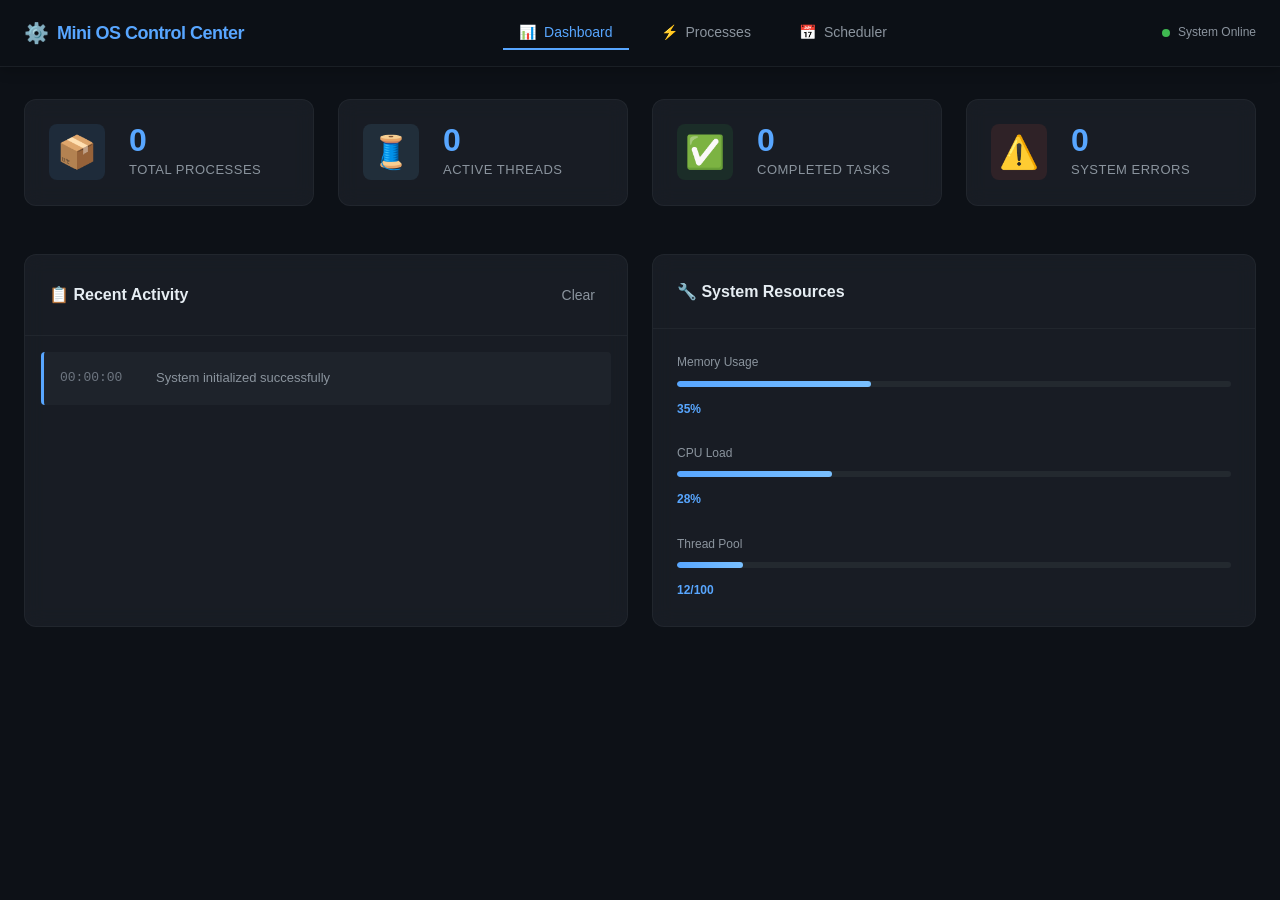
<file: MiniOS/ui/index.html>
<!DOCTYPE html>
<html lang="en">
<head>
    <meta charset="UTF-8">
    <meta name="viewport" content="width=device-width, initial-scale=1.0">
    <title>Mini OS Control Center - Process & Thread Management System</title>
    <link rel="stylesheet" href="css/styles.css">
</head>
<body>
    <!-- Header Navigation -->
    <header class="header">
        <div class="header-container">
            <div class="logo">
                <span class="logo-icon">⚙️</span>
                <h1>Mini OS Control Center</h1>
            </div>
            <nav class="nav-tabs">
                <button class="nav-tab active" data-tab="dashboard">
                    <span class="icon">📊</span> Dashboard
                </button>
                <button class="nav-tab" data-tab="processes">
                    <span class="icon">⚡</span> Processes
                </button>
                <button class="nav-tab" data-tab="scheduler">
                    <span class="icon">📅</span> Scheduler
                </button>
            </nav>
            <div class="server-status">
                <span class="status-dot"></span>
                <span class="status-text">System Online</span>
            </div>
        </div>
    </header>

    <main class="container">
        <!-- ===== DASHBOARD TAB ===== -->
        <section id="dashboard" class="tab-content active">
            <!-- Statistics Cards -->
            <div class="stats-grid">
                <div class="stat-card">
                    <div class="stat-icon processes">📦</div>
                    <div class="stat-content">
                        <div class="stat-value" id="stat-processes">0</div>
                        <div class="stat-label">Total Processes</div>
                    </div>
                </div>

                <div class="stat-card">
                    <div class="stat-icon threads">🧵</div>
                    <div class="stat-content">
                        <div class="stat-value" id="stat-threads">0</div>
                        <div class="stat-label">Active Threads</div>
                    </div>
                </div>

                <div class="stat-card">
                    <div class="stat-icon completed">✅</div>
                    <div class="stat-content">
                        <div class="stat-value" id="stat-completed">0</div>
                        <div class="stat-label">Completed Tasks</div>
                    </div>
                </div>

                <div class="stat-card">
                    <div class="stat-icon errors">⚠️</div>
                    <div class="stat-content">
                        <div class="stat-value" id="stat-errors">0</div>
                        <div class="stat-label">System Errors</div>
                    </div>
                </div>
            </div>

            <!-- Activity Feed & System Info Grid -->
            <div class="dashboard-grid">
                <!-- Recent Activity -->
                <div class="panel">
                    <div class="panel-header">
                        <h2>📋 Recent Activity</h2>
                        <button class="btn-icon" id="clear-log">Clear</button>
                    </div>
                    <div class="activity-feed" id="activity-feed">
                        <div class="activity-item info">
                            <span class="time">00:00:00</span>
                            <span class="message">System initialized successfully</span>
                        </div>
                    </div>
                </div>

                <!-- System Resources -->
                <div class="panel">
                    <div class="panel-header">
                        <h2>🔧 System Resources</h2>
                    </div>
                    <div class="resource-info">
                        <div class="resource-item">
                            <label>Memory Usage</label>
                            <div class="progress-bar">
                                <div class="progress-fill" style="width: 35%"></div>
                            </div>
                            <span class="resource-value">35%</span>
                        </div>
                        <div class="resource-item">
                            <label>CPU Load</label>
                            <div class="progress-bar">
                                <div class="progress-fill" style="width: 28%"></div>
                            </div>
                            <span class="resource-value">28%</span>
                        </div>
                        <div class="resource-item">
                            <label>Thread Pool</label>
                            <div class="progress-bar">
                                <div class="progress-fill" style="width: 12%"></div>
                            </div>
                            <span class="resource-value">12/100</span>
                        </div>
                    </div>
                </div>
            </div>
        </section>

        <!-- ===== PROCESSES TAB ===== -->
        <section id="processes" class="tab-content">
            <div class="section-header">
                <h2>Process Management</h2>
                <button class="btn btn-primary" id="create-process-btn">
                    <span class="icon">➕</span> Create New Process
                </button>
            </div>

            <!-- Process List -->
            <div class="processes-container" id="processes-container">
                <div class="empty-state">
                    <div class="empty-icon">📭</div>
                    <p>No processes created yet</p>
                    <small>Click "Create New Process" to get started</small>
                </div>
            </div>
        </section>

        <!-- ===== SCHEDULER TAB ===== -->
        <section id="scheduler" class="tab-content">
            <div class="section-header">
                <h2>Scheduler & Timeline</h2>
                <div class="header-actions">
                    <button class="btn btn-primary" id="run-scheduler-btn">Run Scheduler</button>
                </div>
            </div>

            <!-- Scheduler Stats -->
            <div class="scheduler-stats">
                <div class="scheduler-stat">
                    <span class="label">Queued</span>
                    <span class="value" id="scheduler-queued">0</span>
                </div>
                <div class="scheduler-stat">
                    <span class="label">Running</span>
                    <span class="value" id="scheduler-running">0</span>
                </div>
                <div class="scheduler-stat">
                    <span class="label">Completed</span>
                    <span class="value" id="scheduler-completed">0</span>
                </div>
            </div>

            <!-- Timeline -->
            <div class="panel">
                <div class="panel-header">
                    <h2>Execution Timeline</h2>
                </div>
                <div class="timeline" id="timeline">
                    <div class="empty-state">
                        <p>No execution history yet</p>
                    </div>
                </div>
                <div class="panel-header">
                    <h2>Gantt Chart</h2>
                </div>
                <div class="gantt-panel">
                    <div id="gantt-chart" class="gantt-chart">
                        <div class="gantt-empty">No execution data</div>
                    </div>
                </div>
            </div>
        </section>
    </main>

    <!-- ===== MODALS ===== -->

    <!-- Create Process Modal -->
    <div class="modal" id="create-process-modal">
        <div class="modal-content">
            <div class="modal-header">
                <h2>Create New Process</h2>
                <button class="modal-close" data-modal="create-process-modal">&times;</button>
            </div>
            <form id="create-process-form" class="modal-form">
                <div class="form-group">
                    <label for="process-name">Process Name</label>
                    <input
                        type="text"
                        id="process-name"
                        placeholder="e.g., Background Tasks, Data Processing..."
                        required
                    >
                </div>
                <div class="form-group">
                    <label for="process-priority">Priority</label>
                    <select id="process-priority">
                        <option value="MEDIUM">Medium (Default)</option>
                        <option value="HIGH">High</option>
                        <option value="LOW">Low</option>
                    </select>
                </div>
                <div class="form-actions">
                    <button type="button" class="btn btn-secondary" data-modal="create-process-modal">
                        Cancel
                    </button>
                    <button type="submit" class="btn btn-primary">
                        <span class="icon">✓</span> Create Process
                    </button>
                </div>
            </form>
        </div>
    </div>

    <!-- Add Thread Modal -->
    <div class="modal" id="add-thread-modal">
        <div class="modal-content">
            <div class="modal-header">
                <h2>Add Thread to Process</h2>
                <button class="modal-close" data-modal="add-thread-modal">&times;</button>
            </div>
            <form id="add-thread-form" class="modal-form">
                <input type="hidden" id="thread-process-id">

                <div class="form-group">
                    <label for="task-type">Task Type</label>
                    <select id="task-type" required>
                        <option value="">Select a task type...</option>
                        <option value="print">Print Task (Print messages)</option>
                        <option value="calculation">Calculation Task (Math operations)</option>
                    </select>
                </div>

                <!-- Print Task Fields -->
                <div id="print-fields" class="task-fields hidden">
                    <div class="form-group">
                        <label for="print-message">Message</label>
                        <input
                            type="text"
                            id="print-message"
                            placeholder="Enter message to print..."
                        >
                    </div>
                    <div class="form-group">
                        <label for="print-iterations">Iterations</label>
                        <input
                            type="number"
                            id="print-iterations"
                            min="1"
                            max="10"
                            value="1"
                        >
                    </div>
                </div>

                <!-- Calculation Task Fields -->
                <div id="calc-fields" class="task-fields hidden">
                    <div class="form-row">
                        <div class="form-group">
                            <label for="calc-num1">Number 1</label>
                            <input
                                type="number"
                                id="calc-num1"
                                placeholder="e.g., 100"
                            >
                        </div>
                        <div class="form-group">
                            <label for="calc-operator">Operator</label>
                            <select id="calc-operator">
                                <option value="+">+ (Addition)</option>
                                <option value="-">- (Subtraction)</option>
                                <option value="*">* (Multiplication)</option>
                                <option value="/">/ (Division)</option>
                            </select>
                        </div>
                        <div class="form-group">
                            <label for="calc-num2">Number 2</label>
                            <input
                                type="number"
                                id="calc-num2"
                                placeholder="e.g., 50"
                            >
                        </div>
                    </div>
                </div>

                <div class="form-group">
                    <label for="thread-priority">Thread Priority</label>
                    <select id="thread-priority">
                        <option value="MEDIUM">Medium (Default)</option>
                        <option value="HIGH">High</option>
                        <option value="LOW">Low</option>
                    </select>
                </div>

                <div class="form-actions">
                    <button type="button" class="btn btn-secondary" data-modal="add-thread-modal">
                        Cancel
                    </button>
                    <button type="submit" class="btn btn-primary">
                        <span class="icon">✓</span> Add Thread
                    </button>
                </div>
            </form>
        </div>
    </div>

    <!-- Execution Output Modal -->
    <div class="modal" id="execution-modal">
        <div class="modal-content execution-modal">
            <div class="modal-header">
                <h2>Process Execution</h2>
                <button class="modal-close" data-modal="execution-modal">&times;</button>
            </div>
            <div class="execution-output" id="execution-output">
                <div class="output-placeholder">Ready to execute...</div>
            </div>
            <div class="modal-footer">
                <button class="btn btn-secondary" data-modal="execution-modal">Close</button>
            </div>
        </div>
    </div>

    <!-- Toast Notification Container -->
    <div class="toast-container" id="toast-container"></div>

    <!-- Script -->
    <script src="js/app.js"></script>
</body>
</html>
</file>
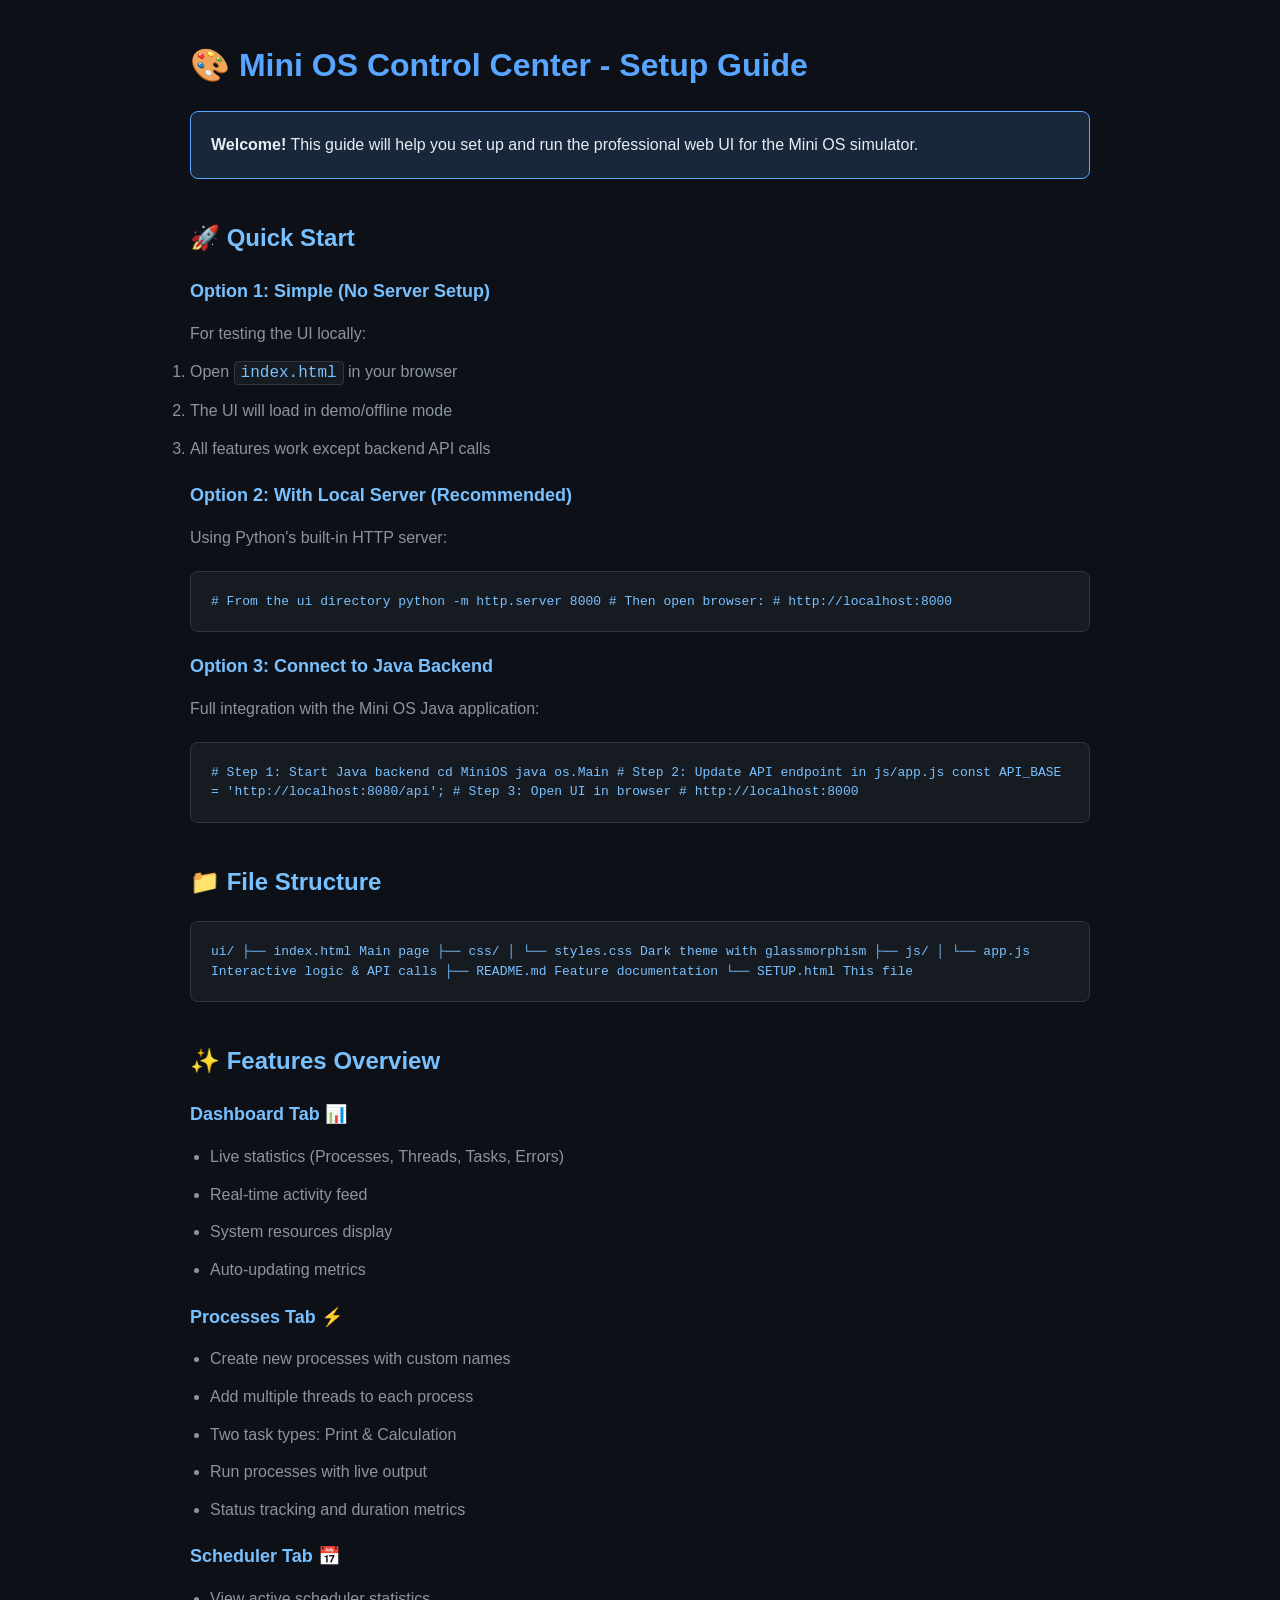
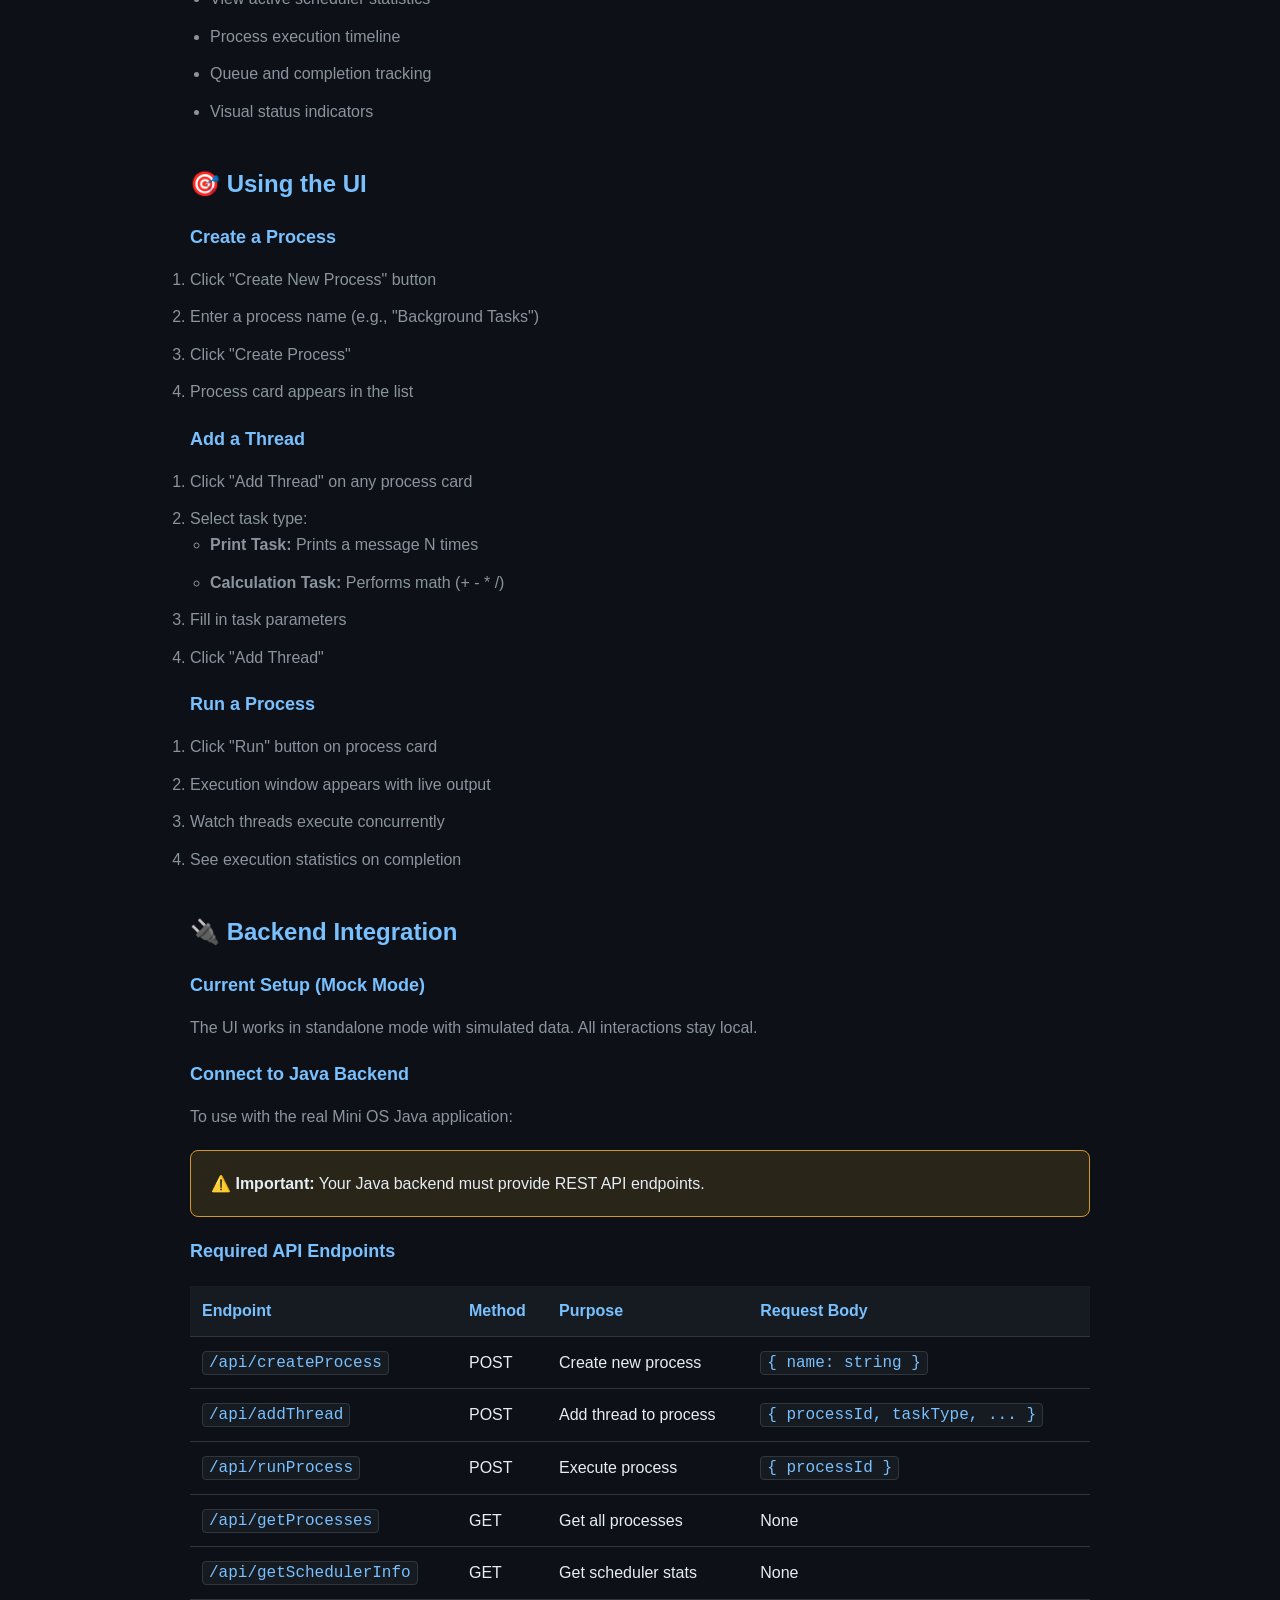
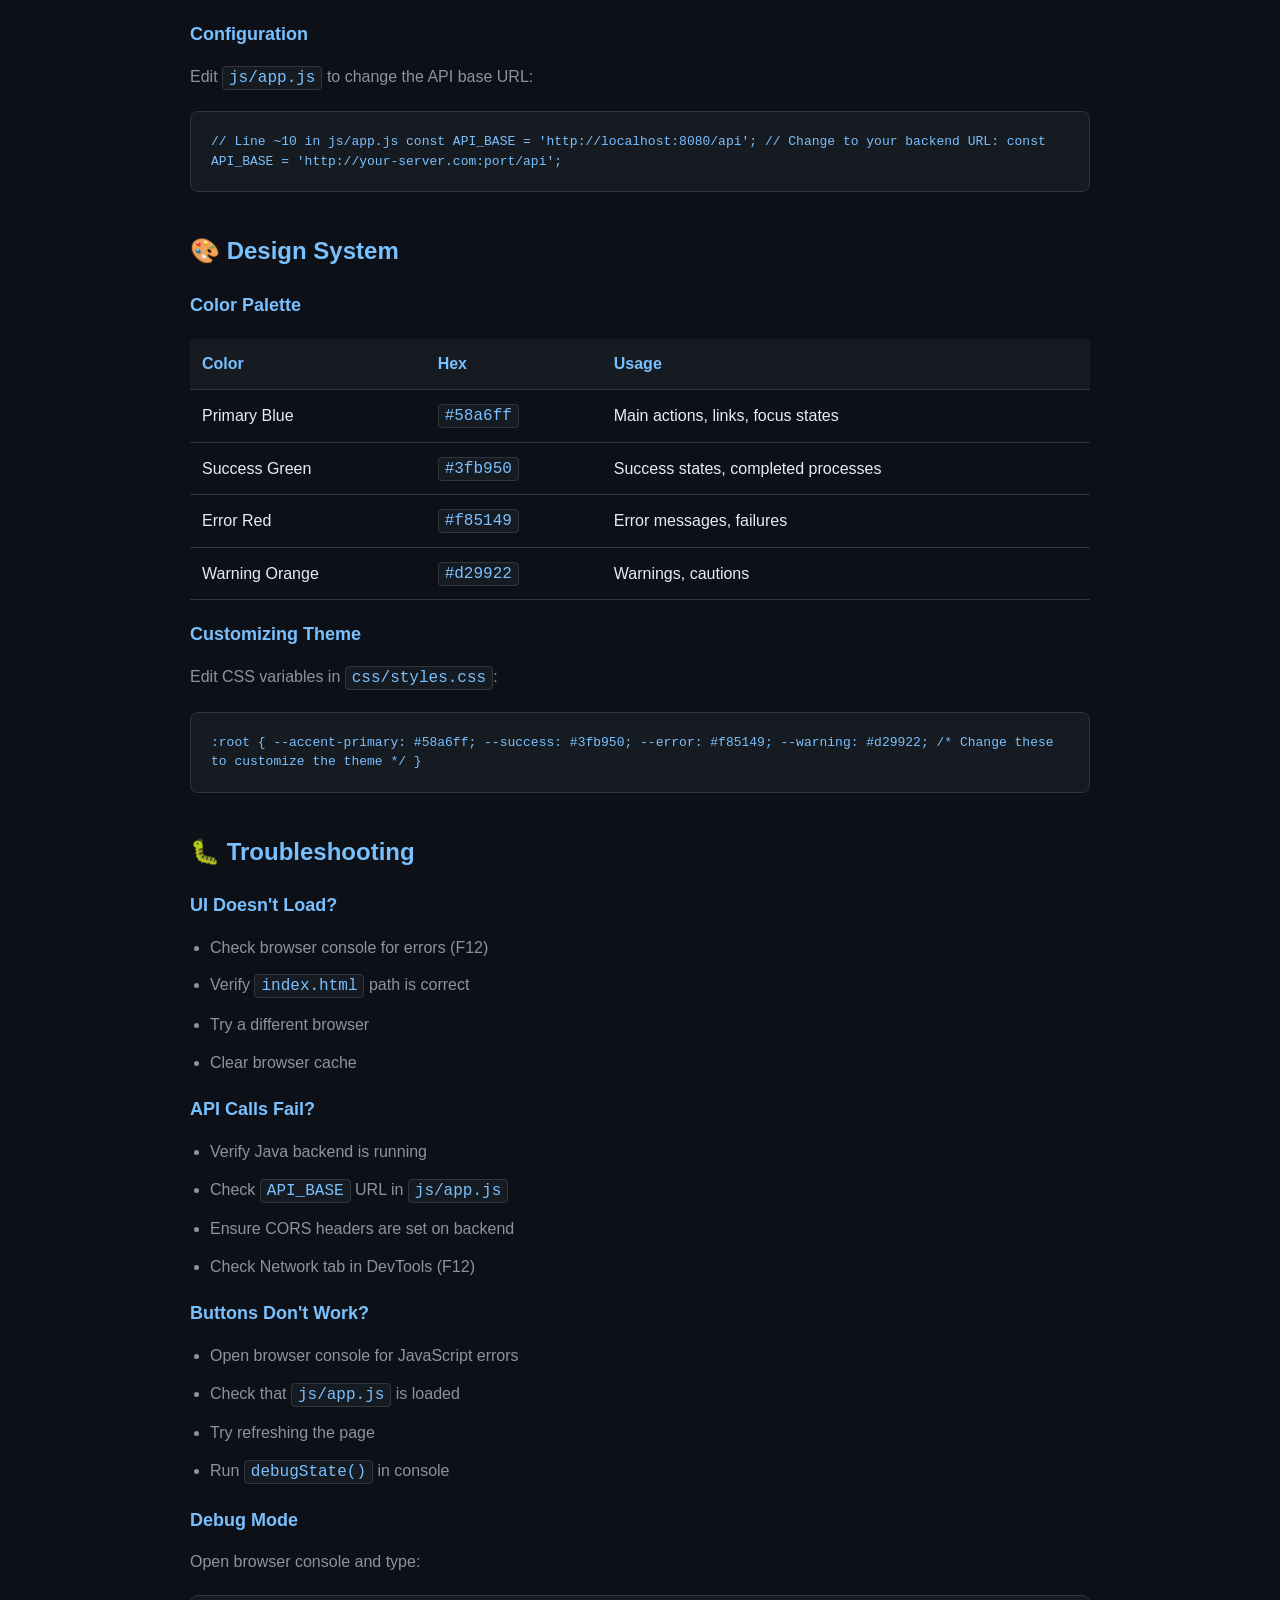
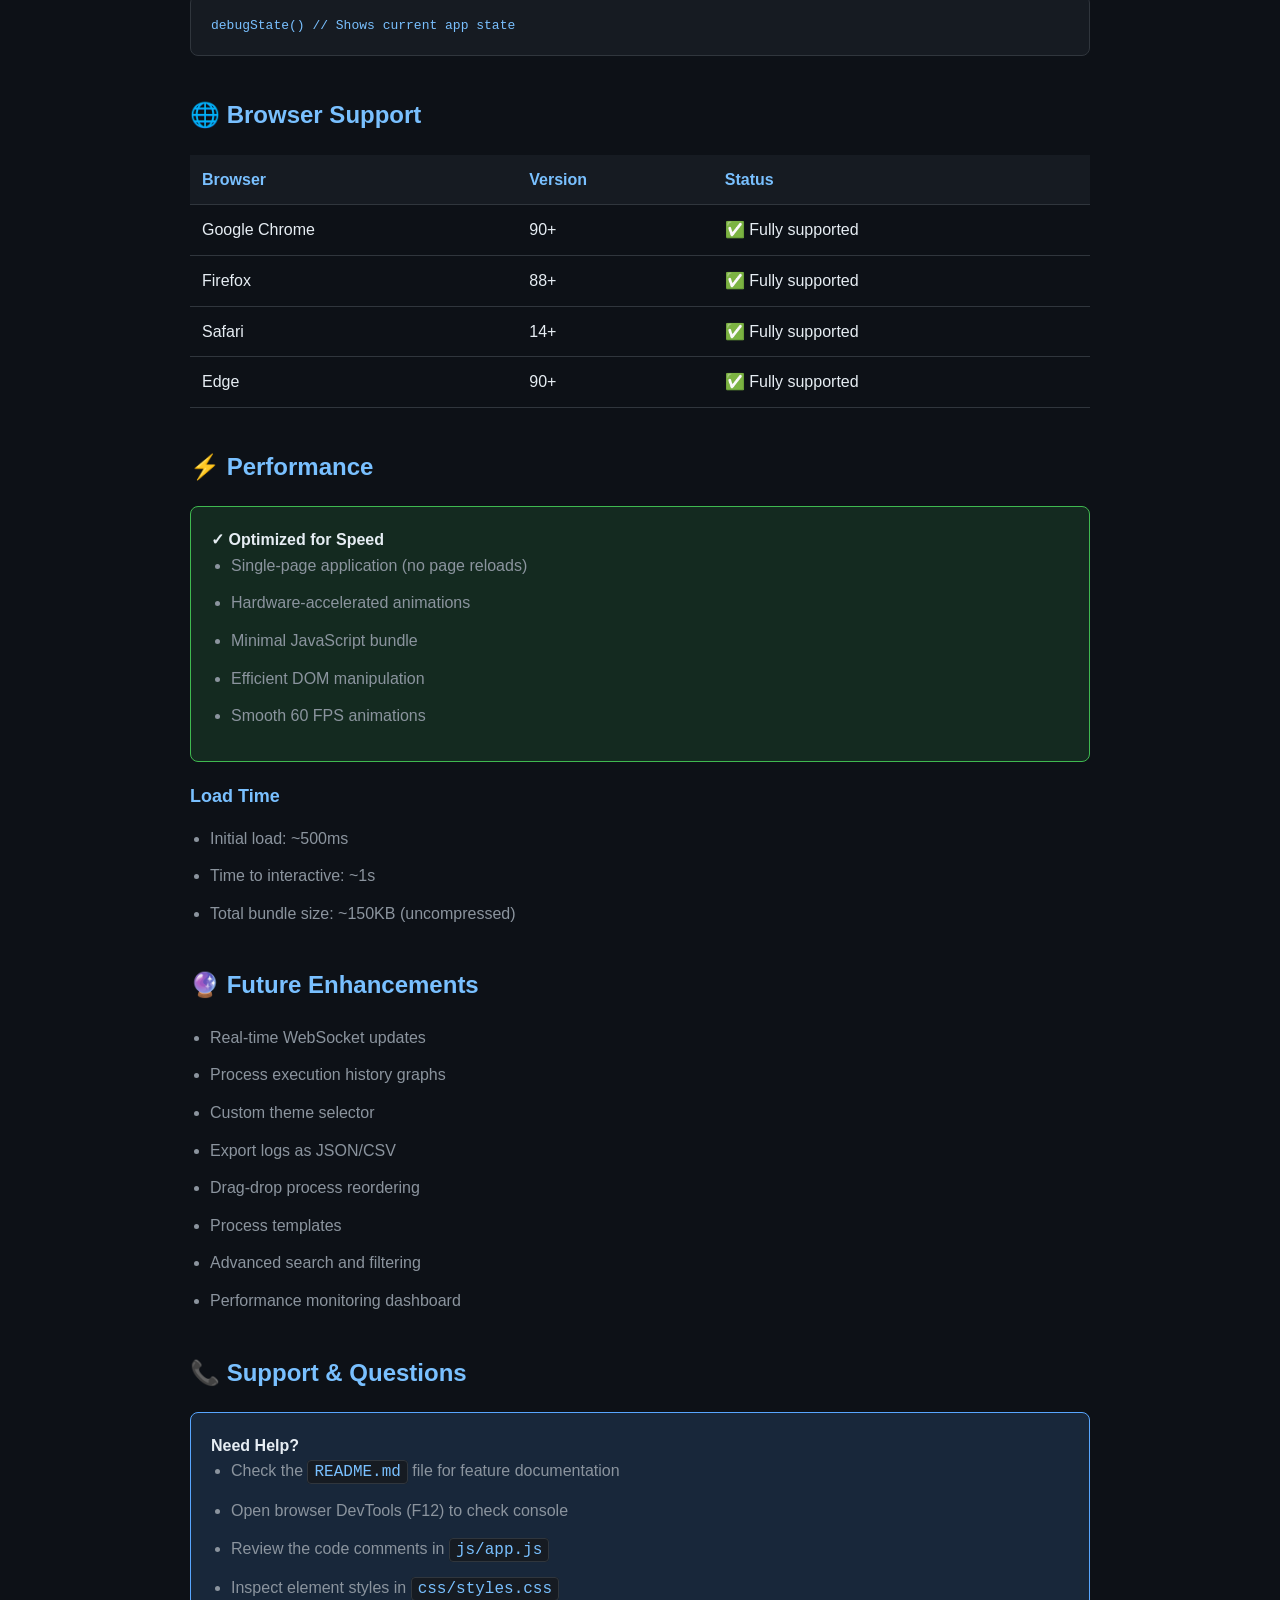
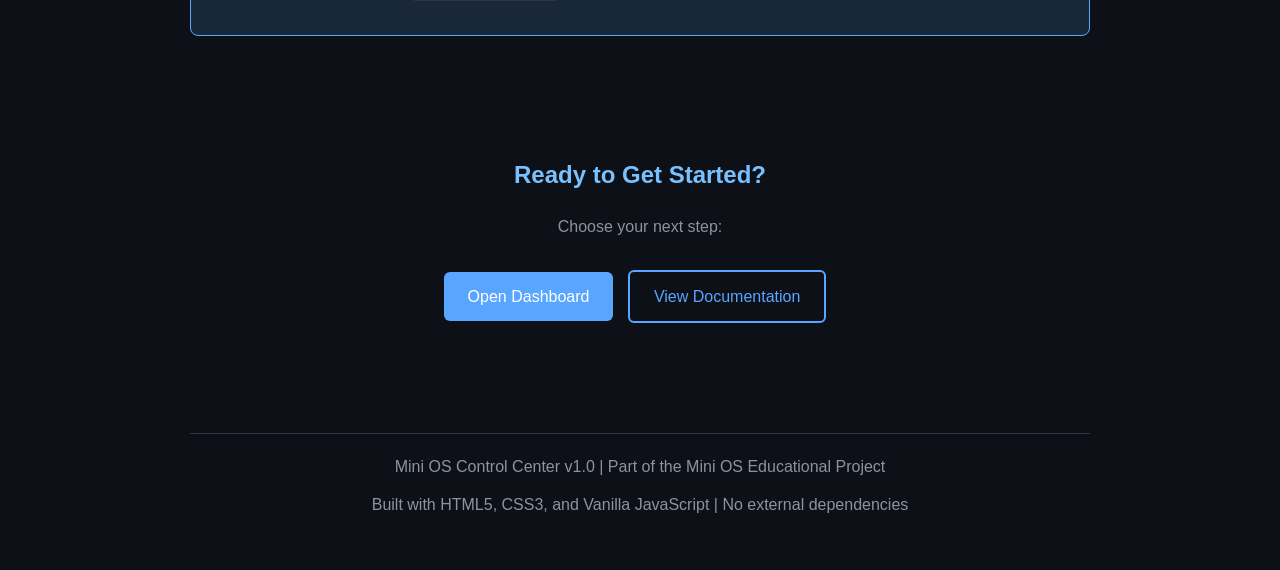
<file: MiniOS/ui/SETUP.html>
<!DOCTYPE html>
<html lang="en">
<head>
    <meta charset="UTF-8">
    <meta name="viewport" content="width=device-width, initial-scale=1.0">
    <title>Mini OS UI - Getting Started</title>
    <style>
        * {
            margin: 0;
            padding: 0;
            box-sizing: border-box;
        }

        body {
            font-family: -apple-system, BlinkMacSystemFont, 'Segoe UI', 'Roboto', sans-serif;
            background: #0d1117;
            color: #e6edf3;
            line-height: 1.6;
            padding: 40px 20px;
        }

        .container {
            max-width: 900px;
            margin: 0 auto;
        }

        h1 {
            color: #58a6ff;
            margin-bottom: 20px;
            font-size: 32px;
        }

        h2 {
            color: #79c0ff;
            margin-top: 40px;
            margin-bottom: 20px;
            font-size: 24px;
        }

        h3 {
            color: #79c0ff;
            margin-top: 20px;
            margin-bottom: 15px;
            font-size: 18px;
        }

        p, li {
            color: #8b949e;
            margin-bottom: 12px;
        }

        ul {
            margin-left: 20px;
        }

        code {
            background: #161b22;
            border: 1px solid #30363d;
            border-radius: 4px;
            padding: 2px 6px;
            color: #79c0ff;
            font-family: 'Courier New', monospace;
        }

        .code-block {
            background: #161b22;
            border: 1px solid #30363d;
            border-radius: 8px;
            padding: 20px;
            margin: 20px 0;
            overflow-x: auto;
            color: #79c0ff;
            font-family: 'Courier New', monospace;
            font-size: 13px;
            line-height: 1.5;
        }

        .button {
            display: inline-block;
            background: #58a6ff;
            color: white;
            padding: 12px 24px;
            border-radius: 6px;
            text-decoration: none;
            margin: 10px 10px 10px 0;
            font-weight: 500;
            transition: background 0.3s;
        }

        .button:hover {
            background: #388bfd;
        }

        .button.secondary {
            background: transparent;
            border: 2px solid #58a6ff;
            color: #58a6ff;
        }

        .button.secondary:hover {
            background: rgba(88, 166, 255, 0.1);
        }

        .warning {
            background: rgba(209, 153, 34, 0.15);
            border: 1px solid #d29922;
            border-radius: 8px;
            padding: 20px;
            margin: 20px 0;
        }

        .success {
            background: rgba(63, 185, 80, 0.15);
            border: 1px solid #3fb950;
            border-radius: 8px;
            padding: 20px;
            margin: 20px 0;
        }

        .info {
            background: rgba(88, 166, 255, 0.15);
            border: 1px solid #58a6ff;
            border-radius: 8px;
            padding: 20px;
            margin: 20px 0;
        }

        .section {
            margin-bottom: 40px;
        }

        table {
            width: 100%;
            border-collapse: collapse;
            margin: 20px 0;
        }

        th, td {
            text-align: left;
            padding: 12px;
            border-bottom: 1px solid #30363d;
        }

        th {
            background: #161b22;
            color: #79c0ff;
        }

        tr:hover {
            background: rgba(88, 166, 255, 0.05);
        }

        .footer {
            margin-top: 60px;
            padding-top: 20px;
            border-top: 1px solid #30363d;
            text-align: center;
            color: #6e7681;
        }
    </style>
</head>
<body>
    <div class="container">
        <h1>🎨 Mini OS Control Center - Setup Guide</h1>

        <div class="info">
            <strong>Welcome!</strong> This guide will help you set up and run the professional web UI for the Mini OS simulator.
        </div>

        <!-- Getting Started Section -->
        <div class="section">
            <h2>🚀 Quick Start</h2>

            <h3>Option 1: Simple (No Server Setup)</h3>
            <p>For testing the UI locally:</p>
            <ol>
                <li>Open <code>index.html</code> in your browser</li>
                <li>The UI will load in demo/offline mode</li>
                <li>All features work except backend API calls</li>
            </ol>

            <h3>Option 2: With Local Server (Recommended)</h3>
            <p>Using Python's built-in HTTP server:</p>
            <div class="code-block">
# From the ui directory
python -m http.server 8000

# Then open browser:
# http://localhost:8000
            </div>

            <h3>Option 3: Connect to Java Backend</h3>
            <p>Full integration with the Mini OS Java application:</p>
            <div class="code-block">
# Step 1: Start Java backend
cd MiniOS
java os.Main

# Step 2: Update API endpoint in js/app.js
const API_BASE = 'http://localhost:8080/api';

# Step 3: Open UI in browser
# http://localhost:8000
            </div>
        </div>

        <!-- File Structure -->
        <div class="section">
            <h2>📁 File Structure</h2>
            <div class="code-block">
ui/
├── index.html           Main page
├── css/
│   └── styles.css       Dark theme with glassmorphism
├── js/
│   └── app.js           Interactive logic & API calls
├── README.md            Feature documentation
└── SETUP.html           This file
            </div>
        </div>

        <!-- Features Overview -->
        <div class="section">
            <h2>✨ Features Overview</h2>

            <h3>Dashboard Tab 📊</h3>
            <ul>
                <li>Live statistics (Processes, Threads, Tasks, Errors)</li>
                <li>Real-time activity feed</li>
                <li>System resources display</li>
                <li>Auto-updating metrics</li>
            </ul>

            <h3>Processes Tab ⚡</h3>
            <ul>
                <li>Create new processes with custom names</li>
                <li>Add multiple threads to each process</li>
                <li>Two task types: Print & Calculation</li>
                <li>Run processes with live output</li>
                <li>Status tracking and duration metrics</li>
            </ul>

            <h3>Scheduler Tab 📅</h3>
            <ul>
                <li>View active scheduler statistics</li>
                <li>Process execution timeline</li>
                <li>Queue and completion tracking</li>
                <li>Visual status indicators</li>
            </ul>
        </div>

        <!-- Creating Processes -->
        <div class="section">
            <h2>🎯 Using the UI</h2>

            <h3>Create a Process</h3>
            <ol>
                <li>Click "Create New Process" button</li>
                <li>Enter a process name (e.g., "Background Tasks")</li>
                <li>Click "Create Process"</li>
                <li>Process card appears in the list</li>
            </ol>

            <h3>Add a Thread</h3>
            <ol>
                <li>Click "Add Thread" on any process card</li>
                <li>Select task type:
                    <ul>
                        <li><strong>Print Task:</strong> Prints a message N times</li>
                        <li><strong>Calculation Task:</strong> Performs math (+ - * /)</li>
                    </ul>
                </li>
                <li>Fill in task parameters</li>
                <li>Click "Add Thread"</li>
            </ol>

            <h3>Run a Process</h3>
            <ol>
                <li>Click "Run" button on process card</li>
                <li>Execution window appears with live output</li>
                <li>Watch threads execute concurrently</li>
                <li>See execution statistics on completion</li>
            </ol>
        </div>

        <!-- Backend Integration -->
        <div class="section">
            <h2>🔌 Backend Integration</h2>

            <h3>Current Setup (Mock Mode)</h3>
            <p>The UI works in standalone mode with simulated data. All interactions stay local.</p>

            <h3>Connect to Java Backend</h3>
            <p>To use with the real Mini OS Java application:</p>

            <div class="warning">
                <strong>⚠️ Important:</strong> Your Java backend must provide REST API endpoints.
            </div>

            <h3>Required API Endpoints</h3>
            <table>
                <tr>
                    <th>Endpoint</th>
                    <th>Method</th>
                    <th>Purpose</th>
                    <th>Request Body</th>
                </tr>
                <tr>
                    <td><code>/api/createProcess</code></td>
                    <td>POST</td>
                    <td>Create new process</td>
                    <td><code>{ name: string }</code></td>
                </tr>
                <tr>
                    <td><code>/api/addThread</code></td>
                    <td>POST</td>
                    <td>Add thread to process</td>
                    <td><code>{ processId, taskType, ... }</code></td>
                </tr>
                <tr>
                    <td><code>/api/runProcess</code></td>
                    <td>POST</td>
                    <td>Execute process</td>
                    <td><code>{ processId }</code></td>
                </tr>
                <tr>
                    <td><code>/api/getProcesses</code></td>
                    <td>GET</td>
                    <td>Get all processes</td>
                    <td>None</td>
                </tr>
                <tr>
                    <td><code>/api/getSchedulerInfo</code></td>
                    <td>GET</td>
                    <td>Get scheduler stats</td>
                    <td>None</td>
                </tr>
            </table>

            <h3>Configuration</h3>
            <p>Edit <code>js/app.js</code> to change the API base URL:</p>
            <div class="code-block">
// Line ~10 in js/app.js
const API_BASE = 'http://localhost:8080/api';

// Change to your backend URL:
const API_BASE = 'http://your-server.com:port/api';
            </div>
        </div>

        <!-- Design System -->
        <div class="section">
            <h2>🎨 Design System</h2>

            <h3>Color Palette</h3>
            <table>
                <tr>
                    <th>Color</th>
                    <th>Hex</th>
                    <th>Usage</th>
                </tr>
                <tr>
                    <td>Primary Blue</td>
                    <td><code>#58a6ff</code></td>
                    <td>Main actions, links, focus states</td>
                </tr>
                <tr>
                    <td>Success Green</td>
                    <td><code>#3fb950</code></td>
                    <td>Success states, completed processes</td>
                </tr>
                <tr>
                    <td>Error Red</td>
                    <td><code>#f85149</code></td>
                    <td>Error messages, failures</td>
                </tr>
                <tr>
                    <td>Warning Orange</td>
                    <td><code>#d29922</code></td>
                    <td>Warnings, cautions</td>
                </tr>
            </table>

            <h3>Customizing Theme</h3>
            <p>Edit CSS variables in <code>css/styles.css</code>:</p>
            <div class="code-block">
:root {
    --accent-primary: #58a6ff;
    --success: #3fb950;
    --error: #f85149;
    --warning: #d29922;

    /* Change these to customize the theme */
}
            </div>
        </div>

        <!-- Troubleshooting -->
        <div class="section">
            <h2>🐛 Troubleshooting</h2>

            <h3>UI Doesn't Load?</h3>
            <ul>
                <li>Check browser console for errors (F12)</li>
                <li>Verify <code>index.html</code> path is correct</li>
                <li>Try a different browser</li>
                <li>Clear browser cache</li>
            </ul>

            <h3>API Calls Fail?</h3>
            <ul>
                <li>Verify Java backend is running</li>
                <li>Check <code>API_BASE</code> URL in <code>js/app.js</code></li>
                <li>Ensure CORS headers are set on backend</li>
                <li>Check Network tab in DevTools (F12)</li>
            </ul>

            <h3>Buttons Don't Work?</h3>
            <ul>
                <li>Open browser console for JavaScript errors</li>
                <li>Check that <code>js/app.js</code> is loaded</li>
                <li>Try refreshing the page</li>
                <li>Run <code>debugState()</code> in console</li>
            </ul>

            <h3>Debug Mode</h3>
            <p>Open browser console and type:</p>
            <div class="code-block">
debugState()  // Shows current app state
            </div>
        </div>

        <!-- Browser Support -->
        <div class="section">
            <h2>🌐 Browser Support</h2>
            <table>
                <tr>
                    <th>Browser</th>
                    <th>Version</th>
                    <th>Status</th>
                </tr>
                <tr>
                    <td>Google Chrome</td>
                    <td>90+</td>
                    <td>✅ Fully supported</td>
                </tr>
                <tr>
                    <td>Firefox</td>
                    <td>88+</td>
                    <td>✅ Fully supported</td>
                </tr>
                <tr>
                    <td>Safari</td>
                    <td>14+</td>
                    <td>✅ Fully supported</td>
                </tr>
                <tr>
                    <td>Edge</td>
                    <td>90+</td>
                    <td>✅ Fully supported</td>
                </tr>
            </table>
        </div>

        <!-- Performance -->
        <div class="section">
            <h2>⚡ Performance</h2>

            <div class="success">
                <strong>✓ Optimized for Speed</strong>
                <ul>
                    <li>Single-page application (no page reloads)</li>
                    <li>Hardware-accelerated animations</li>
                    <li>Minimal JavaScript bundle</li>
                    <li>Efficient DOM manipulation</li>
                    <li>Smooth 60 FPS animations</li>
                </ul>
            </div>

            <h3>Load Time</h3>
            <ul>
                <li>Initial load: ~500ms</li>
                <li>Time to interactive: ~1s</li>
                <li>Total bundle size: ~150KB (uncompressed)</li>
            </ul>
        </div>

        <!-- Future Enhancements -->
        <div class="section">
            <h2>🔮 Future Enhancements</h2>
            <ul>
                <li>Real-time WebSocket updates</li>
                <li>Process execution history graphs</li>
                <li>Custom theme selector</li>
                <li>Export logs as JSON/CSV</li>
                <li>Drag-drop process reordering</li>
                <li>Process templates</li>
                <li>Advanced search and filtering</li>
                <li>Performance monitoring dashboard</li>
            </ul>
        </div>

        <!-- Support -->
        <div class="section">
            <h2>📞 Support & Questions</h2>

            <div class="info">
                <strong>Need Help?</strong>
                <ul>
                    <li>Check the <code>README.md</code> file for feature documentation</li>
                    <li>Open browser DevTools (F12) to check console</li>
                    <li>Review the code comments in <code>js/app.js</code></li>
                    <li>Inspect element styles in <code>css/styles.css</code></li>
                </ul>
            </div>
        </div>

        <!-- Footer -->
        <div class="section" style="text-align: center; padding: 40px 0;">
            <h2>Ready to Get Started?</h2>
            <p style="margin-bottom: 20px;">Choose your next step:</p>
            <a href="index.html" class="button">Open Dashboard</a>
            <a href="README.md" class="button secondary">View Documentation</a>
        </div>

        <div class="footer">
            <p>Mini OS Control Center v1.0 | Part of the Mini OS Educational Project</p>
            <p>Built with HTML5, CSS3, and Vanilla JavaScript | No external dependencies</p>
        </div>
    </div>
</body>
</html>
</file>
<file: MiniOS/ui/css/styles.css>
/* ============================================================
   MINI OS CONTROL CENTER - STYLES
   Dark Theme with Glassmorphism & Smooth Animations
   ============================================================ */

* {
    margin: 0;
    padding: 0;
    box-sizing: border-box;
}

:root {
    /* Colors */
    --bg-primary: #0d1117;
    --bg-secondary: #161b22;
    --bg-tertiary: #21262d;
    --bg-glass: rgba(33, 38, 45, 0.6);

    --text-primary: #e6edf3;
    --text-secondary: #8b949e;
    --text-tertiary: #6e7681;

    --accent-primary: #58a6ff;
    --accent-secondary: #79c0ff;
    --accent-hover: #388bfd;

    --success: #3fb950;
    --warning: #d29922;
    --error: #f85149;
    --info: #58a6ff;

    --border-color: rgba(48, 54, 61, 0.4);
    --shadow: 0 8px 24px rgba(0, 0, 0, 0.3);
    --shadow-lg: 0 16px 32px rgba(0, 0, 0, 0.4);

    /* Fonts */
    --font-primary: -apple-system, BlinkMacSystemFont, 'Segoe UI', 'Roboto', 'Helvetica Neue', Arial, sans-serif;
    --font-mono: 'SFMono-Regular', 'Consolas', 'Liberation Mono', 'Menlo', monospace;

    /* Spacing */
    --spacing-xs: 4px;
    --spacing-sm: 8px;
    --spacing-md: 16px;
    --spacing-lg: 24px;
    --spacing-xl: 32px;
    --spacing-2xl: 48px;

    /* Transitions */
    --transition: all 0.3s cubic-bezier(0.4, 0, 0.2, 1);
    --transition-fast: all 0.15s ease;
}

html {
    scroll-behavior: smooth;
}

body {
    font-family: var(--font-primary);
    background: var(--bg-primary);
    color: var(--text-primary);
    line-height: 1.6;
    overflow-x: hidden;
}

/* ============================================================
   HEADER
   ============================================================ */

.header {
    position: sticky;
    top: 0;
    z-index: 100;
    background: rgba(13, 17, 23, 0.8);
    backdrop-filter: blur(8px);
    border-bottom: 1px solid var(--border-color);
    padding: var(--spacing-md) 0;
    box-shadow: 0 4px 12px rgba(0, 0, 0, 0.2);
}

.header-container {
    max-width: 1400px;
    margin: 0 auto;
    padding: 0 var(--spacing-lg);
    display: flex;
    align-items: center;
    justify-content: space-between;
    gap: var(--spacing-xl);
}

.logo {
    display: flex;
    align-items: center;
    gap: var(--spacing-sm);
    font-size: 20px;
    font-weight: 600;
    color: var(--accent-primary);
}

.logo-icon {
    display: inline-block;
    animation: spin 3s linear infinite;
}

@keyframes spin {
    from { transform: rotate(0deg); }
    to { transform: rotate(360deg); }
}

.logo h1 {
    font-size: 18px;
    font-weight: 600;
    letter-spacing: -0.5px;
}

.nav-tabs {
    display: flex;
    gap: var(--spacing-md);
}

.nav-tab {
    background: none;
    border: none;
    color: var(--text-secondary);
    padding: var(--spacing-sm) var(--spacing-md);
    cursor: pointer;
    font-size: 14px;
    font-weight: 500;
    border-bottom: 2px solid transparent;
    transition: var(--transition-fast);
    display: flex;
    align-items: center;
    gap: var(--spacing-sm);
}

.nav-tab:hover {
    color: var(--text-primary);
    border-bottom-color: var(--accent-primary);
}

.nav-tab.active {
    color: var(--accent-primary);
    border-bottom-color: var(--accent-primary);
}

.server-status {
    display: flex;
    align-items: center;
    gap: var(--spacing-sm);
    font-size: 12px;
    color: var(--text-secondary);
}

.status-dot {
    display: inline-block;
    width: 8px;
    height: 8px;
    background: var(--success);
    border-radius: 50%;
    animation: pulse 2s infinite;
}

@keyframes pulse {
    0%, 100% { opacity: 1; }
    50% { opacity: 0.6; }
}

/* ============================================================
   MAIN CONTAINER & LAYOUT
   ============================================================ */

.container {
    max-width: 1400px;
    margin: 0 auto;
    padding: var(--spacing-xl) var(--spacing-lg);
}

.tab-content {
    display: none;
    animation: fadeIn 0.4s ease-out;
}

.tab-content.active {
    display: block;
}

@keyframes fadeIn {
    from { opacity: 0; }
    to { opacity: 1; }
}

/* ============================================================
   DASHBOARD SECTION
   ============================================================ */

.stats-grid {
    display: grid;
    grid-template-columns: repeat(auto-fit, minmax(250px, 1fr));
    gap: var(--spacing-lg);
    margin-bottom: var(--spacing-2xl);
}

.stat-card {
    background: var(--bg-glass);
    backdrop-filter: blur(10px);
    border: 1px solid var(--border-color);
    border-radius: 12px;
    padding: var(--spacing-lg);
    display: flex;
    align-items: center;
    gap: var(--spacing-lg);
    transition: var(--transition);
    cursor: pointer;
}

.stat-card:hover {
    background: rgba(33, 38, 45, 0.8);
    border-color: var(--accent-primary);
    transform: translateY(-4px);
    box-shadow: 0 8px 16px rgba(88, 166, 255, 0.1);
}

.stat-icon {
    font-size: 32px;
    display: flex;
    align-items: center;
    justify-content: center;
    width: 56px;
    height: 56px;
    border-radius: 8px;
    background: rgba(88, 166, 255, 0.1);
}

.stat-card:hover .stat-icon {
    transform: scale(1.1);
}

.stat-icon.completed {
    background: rgba(63, 185, 80, 0.1);
}

.stat-icon.errors {
    background: rgba(248, 81, 73, 0.1);
}

.stat-icon.threads {
    background: rgba(121, 192, 255, 0.1);
}

.stat-content {
    flex: 1;
}

.stat-value {
    font-size: 32px;
    font-weight: 700;
    color: var(--accent-primary);
    line-height: 1;
    margin-bottom: var(--spacing-xs);
}

.stat-label {
    font-size: 13px;
    color: var(--text-secondary);
    font-weight: 500;
    text-transform: uppercase;
    letter-spacing: 0.5px;
}

.dashboard-grid {
    display: grid;
    grid-template-columns: repeat(auto-fit, minmax(400px, 1fr));
    gap: var(--spacing-lg);
}

/* ============================================================
   PANELS & CARDS
   ============================================================ */

.panel {
    background: var(--bg-glass);
    backdrop-filter: blur(10px);
    border: 1px solid var(--border-color);
    border-radius: 12px;
    overflow: hidden;
    transition: var(--transition);
}

.panel:hover {
    border-color: rgba(88, 166, 255, 0.3);
}

.panel-header {
    display: flex;
    align-items: center;
    justify-content: space-between;
    padding: var(--spacing-lg);
    border-bottom: 1px solid var(--border-color);
}

.panel-header h2 {
    font-size: 16px;
    font-weight: 600;
    display: flex;
    align-items: center;
    gap: var(--spacing-sm);
}

/* Activity Feed */

.activity-feed {
    max-height: 300px;
    overflow-y: auto;
    padding: var(--spacing-md);
}

.activity-item {
    padding: var(--spacing-md);
    margin-bottom: var(--spacing-sm);
    background: rgba(48, 54, 61, 0.3);
    border-left: 3px solid var(--info);
    border-radius: 4px;
    display: flex;
    gap: var(--spacing-md);
    font-size: 13px;
    animation: slideInLeft 0.3s ease-out;
}

.activity-item.success {
    border-left-color: var(--success);
}

.activity-item.error {
    border-left-color: var(--error);
}

.activity-item.warning {
    border-left-color: var(--warning);
}

@keyframes slideInLeft {
    from {
        opacity: 0;
        transform: translateX(-20px);
    }
    to {
        opacity: 1;
        transform: translateX(0);
    }
}

.activity-item .time {
    color: var(--text-tertiary);
    font-family: var(--font-mono);
    min-width: 80px;
}

.activity-item .message {
    color: var(--text-secondary);
}

/* Resource Info */

.resource-info {
    padding: var(--spacing-lg);
}

.resource-item {
    margin-bottom: var(--spacing-lg);
}

.resource-item:last-child {
    margin-bottom: 0;
}

.resource-item label {
    display: block;
    font-size: 12px;
    color: var(--text-secondary);
    margin-bottom: var(--spacing-sm);
    font-weight: 500;
}

.progress-bar {
    height: 6px;
    background: rgba(48, 54, 61, 0.5);
    border-radius: 3px;
    overflow: hidden;
    margin-bottom: var(--spacing-sm);
}

.progress-fill {
    height: 100%;
    background: linear-gradient(90deg, var(--accent-primary), var(--accent-secondary));
    border-radius: 3px;
    transition: width 0.5s ease;
}

.resource-value {
    font-size: 12px;
    color: var(--accent-primary);
    font-weight: 600;
}

/* ============================================================
   PROCESS MANAGEMENT
   ============================================================ */

.section-header {
    display: flex;
    align-items: center;
    justify-content: space-between;
    margin-bottom: var(--spacing-xl);
}

.section-header h2 {
    font-size: 24px;
    font-weight: 700;
}

.processes-container {
    display: grid;
    grid-template-columns: repeat(auto-fill, minmax(350px, 1fr));
    gap: var(--spacing-lg);
}

.process-card {
    background: var(--bg-glass);
    backdrop-filter: blur(10px);
    border: 1px solid var(--border-color);
    border-radius: 12px;
    padding: var(--spacing-lg);
    transition: var(--transition);
    animation: slideUp 0.4s ease-out;
}

@keyframes slideUp {
    from {
        opacity: 0;
        transform: translateY(20px);
    }
    to {
        opacity: 1;
        transform: translateY(0);
    }
}

.process-card:hover {
    border-color: var(--accent-primary);
    background: rgba(33, 38, 45, 0.8);
    box-shadow: 0 8px 24px rgba(88, 166, 255, 0.15);
    transform: translateY(-4px);
}

.process-header {
    display: flex;
    align-items: flex-start;
    justify-content: space-between;
    margin-bottom: var(--spacing-md);
}

.process-title {
    flex: 1;
}

.process-name {
    font-size: 16px;
    font-weight: 600;
    margin-bottom: var(--spacing-xs);
}

.process-id {
    font-size: 12px;
    color: var(--text-tertiary);
    font-family: var(--font-mono);
}

.status-badge {
    display: inline-block;
    padding: var(--spacing-xs) var(--spacing-sm);
    border-radius: 4px;
    font-size: 11px;
    font-weight: 600;
    text-transform: uppercase;
    letter-spacing: 0.5px;
}

.status-badge.created {
    background: rgba(88, 166, 255, 0.2);
    color: var(--accent-primary);
}

.status-badge.running {
    background: rgba(121, 192, 255, 0.2);
    color: var(--accent-secondary);
    animation: pulse-status 2s infinite;
}

.status-badge.completed {
    background: rgba(63, 185, 80, 0.2);
    color: var(--success);
}

/* Priority badges */
.priority-badge {
    display: inline-block;
    padding: 4px 8px;
    border-radius: 999px;
    font-size: 11px;
    font-weight: 700;
    text-transform: uppercase;
}
.priority-high {
    background: rgba(248, 81, 73, 0.12);
    color: var(--error);
}
.priority-medium {
    background: rgba(210, 153, 34, 0.12);
    color: var(--warning);
}
.priority-low {
    background: rgba(63, 185, 80, 0.08);
    color: var(--success);
}

@keyframes pulse-status {
    0%, 100% { opacity: 1; }
    50% { opacity: 0.6; }
}

.process-stats {
    display: grid;
    grid-template-columns: 1fr 1fr;
    gap: var(--spacing-md);
    padding: var(--spacing-md);
    background: rgba(48, 54, 61, 0.3);
    border-radius: 8px;
    margin-bottom: var(--spacing-md);
}

.process-stat {
    text-align: center;
}

.process-stat-value {
    font-size: 18px;
    font-weight: 700;
    color: var(--accent-primary);
}

.process-stat-label {
    font-size: 11px;
    color: var(--text-secondary);
    text-transform: uppercase;
}

.process-actions {
    display: flex;
    gap: var(--spacing-sm);
}

.process-actions .btn {
    flex: 1;
    font-size: 12px;
}

.empty-state {
    grid-column: 1 / -1;
    text-align: center;
    padding: var(--spacing-2xl);
    color: var(--text-secondary);
}

.empty-icon {
    font-size: 64px;
    margin-bottom: var(--spacing-md);
    opacity: 0.5;
}

.empty-state p {
    font-size: 16px;
    margin-bottom: var(--spacing-sm);
}

.empty-state small {
    font-size: 12px;
    color: var(--text-tertiary);
}

/* ============================================================
   SCHEDULER SECTION
   ============================================================ */

.scheduler-stats {
    display: grid;
    grid-template-columns: repeat(3, 1fr);
    gap: var(--spacing-lg);
    margin-bottom: var(--spacing-xl);
}

.scheduler-stat {
    background: var(--bg-glass);
    backdrop-filter: blur(10px);
    border: 1px solid var(--border-color);
    border-radius: 8px;
    padding: var(--spacing-lg);
    text-align: center;
}

.scheduler-stat .label {
    display: block;
    font-size: 12px;
    color: var(--text-secondary);
    text-transform: uppercase;
    margin-bottom: var(--spacing-sm);
}

.scheduler-stat .value {
    display: block;
    font-size: 28px;
    font-weight: 700;
    color: var(--accent-primary);
}

.timeline {
    padding: var(--spacing-lg);
}

.gantt-panel {
    padding: var(--spacing-lg);
}

.gantt-chart {
    position: relative;
    min-height: 160px;
    background: linear-gradient(90deg, rgba(255,255,255,0.02), rgba(255,255,255,0.01));
    border: 1px solid var(--border-color);
    border-radius: 8px;
    padding: var(--spacing-md);
    overflow-x: auto;
}

.gantt-row {
    position: relative;
    height: 34px;
    margin-bottom: 10px;
}

.gantt-label {
    position: absolute;
    left: 8px;
    top: 6px;
    font-size: 13px;
    color: var(--text-secondary);
    width: 200px;
}

.gantt-bar {
    position: absolute;
    height: 24px;
    top: 5px;
    border-radius: 6px;
    opacity: 0.95;
    display: flex;
    align-items: center;
    padding-left: 8px;
    color: white;
    font-weight: 600;
}

.gantt-high { background: var(--error); }
.gantt-medium { background: var(--warning); }
.gantt-low { background: var(--success); }

.gantt-empty { color: var(--text-tertiary); font-style: italic; }

.timeline-item {
    display: flex;
    gap: var(--spacing-md);
    margin-bottom: var(--spacing-lg);
    padding-bottom: var(--spacing-lg);
    border-bottom: 1px solid var(--border-color);
    animation: slideInLeft 0.4s ease-out;
}

.timeline-item:last-child {
    border-bottom: none;
}

.timeline-dot {
    display: flex;
    align-items: center;
    justify-content: center;
    width: 32px;
    height: 32px;
    min-width: 32px;
    background: rgba(88, 166, 255, 0.1);
    border: 2px solid var(--accent-primary);
    border-radius: 50%;
    font-size: 14px;
}

.timeline-content {
    flex: 1;
    padding-top: var(--spacing-xs);
}

.timeline-title {
    font-weight: 600;
    margin-bottom: var(--spacing-xs);
}

.timeline-subtitle {
    font-size: 12px;
    color: var(--text-secondary);
    margin-bottom: var(--spacing-xs);
}

.timeline-time {
    font-size: 11px;
    color: var(--text-tertiary);
    font-family: var(--font-mono);
}

/* ============================================================
   BUTTONS
   ============================================================ */

.btn {
    display: inline-flex;
    align-items: center;
    justify-content: center;
    gap: var(--spacing-sm);
    padding: 10px 16px;
    border: none;
    border-radius: 6px;
    font-size: 13px;
    font-weight: 500;
    cursor: pointer;
    transition: var(--transition-fast);
    font-family: var(--font-primary);
}

.btn:disabled {
    opacity: 0.5;
    cursor: not-allowed;
}

.btn-primary {
    background: var(--accent-primary);
    color: white;
}

.btn-primary:hover:not(:disabled) {
    background: var(--accent-hover);
    box-shadow: 0 4px 12px rgba(88, 166, 255, 0.3);
    transform: translateY(-2px);
}

.btn-secondary {
    background: rgba(88, 166, 255, 0.1);
    color: var(--accent-primary);
    border: 1px solid var(--accent-primary);
}

.btn-secondary:hover:not(:disabled) {
    background: rgba(88, 166, 255, 0.2);
}

.btn-icon {
    background: none;
    border: none;
    color: var(--text-secondary);
    cursor: pointer;
    padding: var(--spacing-sm);
    font-size: 14px;
    transition: var(--transition-fast);
}

.btn-icon:hover {
    color: var(--accent-primary);
}

.btn .icon {
    display: inline-block;
}

/* ============================================================
   MODALS
   ============================================================ */

.modal {
    display: none;
    position: fixed;
    top: 0;
    left: 0;
    right: 0;
    bottom: 0;
    background: rgba(0, 0, 0, 0.6);
    backdrop-filter: blur(4px);
    z-index: 1000;
    animation: fadeIn 0.3s ease-out;
}

.modal.active {
    display: flex;
    align-items: center;
    justify-content: center;
}

.modal-content {
    background: var(--bg-secondary);
    border: 1px solid var(--border-color);
    border-radius: 12px;
    width: 90%;
    max-width: 500px;
    max-height: 90vh;
    overflow-y: auto;
    box-shadow: var(--shadow-lg);
    animation: modalSlideIn 0.3s ease-out;
}

@keyframes modalSlideIn {
    from {
        opacity: 0;
        transform: scale(0.95);
    }
    to {
        opacity: 1;
        transform: scale(1);
    }
}

.execution-modal {
    max-width: 800px;
    display: flex;
    flex-direction: column;
}

.modal-header {
    display: flex;
    align-items: center;
    justify-content: space-between;
    padding: var(--spacing-lg);
    border-bottom: 1px solid var(--border-color);
}

.modal-header h2 {
    font-size: 18px;
    font-weight: 600;
}

.modal-close {
    background: none;
    border: none;
    color: var(--text-secondary);
    font-size: 24px;
    cursor: pointer;
    transition: var(--transition-fast);
    line-height: 1;
}

.modal-close:hover {
    color: var(--text-primary);
}

.modal-form {
    padding: var(--spacing-lg);
}

.form-group {
    margin-bottom: var(--spacing-lg);
}

.form-group:last-child {
    margin-bottom: 0;
}

.form-group label {
    display: block;
    font-size: 13px;
    font-weight: 500;
    color: var(--text-primary);
    margin-bottom: var(--spacing-sm);
}

.form-group input,
.form-group select {
    width: 100%;
    padding: 10px 12px;
    background: var(--bg-primary);
    border: 1px solid var(--border-color);
    border-radius: 6px;
    color: var(--text-primary);
    font-size: 13px;
    font-family: var(--font-primary);
    transition: var(--transition-fast);
}

.form-group input:focus,
.form-group select:focus {
    outline: none;
    border-color: var(--accent-primary);
    box-shadow: 0 0 0 3px rgba(88, 166, 255, 0.1);
}

.form-group input::placeholder {
    color: var(--text-tertiary);
}

.form-row {
    display: grid;
    grid-template-columns: repeat(3, 1fr);
    gap: var(--spacing-md);
}

.task-fields {
    max-height: 300px;
    overflow: hidden;
    transition: all 0.3s ease;
}

.task-fields.hidden {
    max-height: 0;
    margin: 0;
    padding: 0;
}

.task-fields:not(.hidden) {
    animation: slideDown 0.3s ease-out;
}

@keyframes slideDown {
    from {
        opacity: 0;
        transform: translateY(-10px);
    }
    to {
        opacity: 1;
        transform: translateY(0);
    }
}

.form-actions {
    display: flex;
    gap: var(--spacing-md);
    margin-top: var(--spacing-lg);
    padding-top: var(--spacing-lg);
    border-top: 1px solid var(--border-color);
}

.form-actions .btn {
    flex: 1;
}

.modal-footer {
    padding: var(--spacing-lg);
    border-top: 1px solid var(--border-color);
    display: flex;
    justify-content: flex-end;
    gap: var(--spacing-md);
}

/* Execution Output */

.execution-output {
    flex: 1;
    background: var(--bg-primary);
    border: 1px solid var(--border-color);
    border-radius: 8px;
    padding: var(--spacing-md);
    font-family: var(--font-mono);
    font-size: 12px;
    max-height: 400px;
    overflow-y: auto;
    color: var(--text-secondary);
    line-height: 1.5;
}

.output-placeholder {
    color: var(--text-tertiary);
    font-style: italic;
}

.output-line {
    padding: 2px 0;
}

.output-line.success {
    color: var(--success);
}

.output-line.error {
    color: var(--error);
}

.output-line.warning {
    color: var(--warning);
}

.output-line.info {
    color: var(--accent-primary);
}

/* ============================================================
   TOAST NOTIFICATIONS
   ============================================================ */

.toast-container {
    position: fixed;
    top: var(--spacing-lg);
    right: var(--spacing-lg);
    z-index: 2000;
}

.toast {
    background: var(--bg-secondary);
    border: 1px solid var(--border-color);
    border-radius: 8px;
    padding: var(--spacing-md) var(--spacing-lg);
    margin-bottom: var(--spacing-md);
    display: flex;
    align-items: flex-start;
    gap: var(--spacing-md);
    box-shadow: var(--shadow);
    animation: toastSlideIn 0.3s ease-out;
}

@keyframes toastSlideIn {
    from {
        opacity: 0;
        transform: translateX(400px);
    }
    to {
        opacity: 1;
        transform: translateX(0);
    }
}

.toast.success {
    border-left: 3px solid var(--success);
}

.toast.error {
    border-left: 3px solid var(--error);
}

.toast.info {
    border-left: 3px solid var(--info);
}

.toast.warning {
    border-left: 3px solid var(--warning);
}

.toast-icon {
    font-size: 18px;
    flex-shrink: 0;
}

.toast-content {
    flex: 1;
}

.toast-title {
    font-size: 13px;
    font-weight: 600;
    margin-bottom: 2px;
}

.toast-message {
    font-size: 12px;
    color: var(--text-secondary);
}

/* ============================================================
   LOADING INDICATOR
   ============================================================ */

.loading {
    display: inline-block;
    width: 4px;
    height: 4px;
    background: currentColor;
    border-radius: 50%;
    animation: loading 1s infinite;
}

@keyframes loading {
    0%, 100% { opacity: 0.3; }
    50% { opacity: 1; }
}

/* ============================================================
   SCROLLBAR STYLING
   ============================================================ */

::-webkit-scrollbar {
    width: 8px;
    height: 8px;
}

::-webkit-scrollbar-track {
    background: var(--bg-secondary);
}

::-webkit-scrollbar-thumb {
    background: var(--border-color);
    border-radius: 4px;
}

::-webkit-scrollbar-thumb:hover {
    background: rgba(88, 166, 255, 0.3);
}

/* ============================================================
   RESPONSIVE DESIGN
   ============================================================ */

@media (max-width: 768px) {
    .header-container {
        flex-direction: column;
        gap: var(--spacing-lg);
    }

    .nav-tabs {
        width: 100%;
        justify-content: space-around;
    }

    .stats-grid {
        grid-template-columns: repeat(auto-fit, minmax(150px, 1fr));
    }

    .stat-card {
        flex-direction: column;
        text-align: center;
    }

    .dashboard-grid {
        grid-template-columns: 1fr;
    }

    .processes-container {
        grid-template-columns: 1fr;
    }

    .form-row {
        grid-template-columns: 1fr;
    }

    .modal-content {
        width: 95%;
        max-height: 95vh;
    }

    .toast-container {
        left: var(--spacing-lg);
        right: var(--spacing-lg);
    }

    .scheduler-stats {
        grid-template-columns: 1fr;
    }
}

@media (max-width: 480px) {
    .container {
        padding: var(--spacing-lg) var(--spacing-md);
    }

    .header-container {
        padding: 0 var(--spacing-md);
    }

    .logo h1 {
        font-size: 16px;
    }

    .section-header {
        flex-direction: column;
        gap: var(--spacing-md);
    }

    .btn {
        padding: 8px 12px;
        font-size: 12px;
    }

    .stat-value {
        font-size: 24px;
    }

    .modal-form {
        padding: var(--spacing-md);
    }
}
</file>
